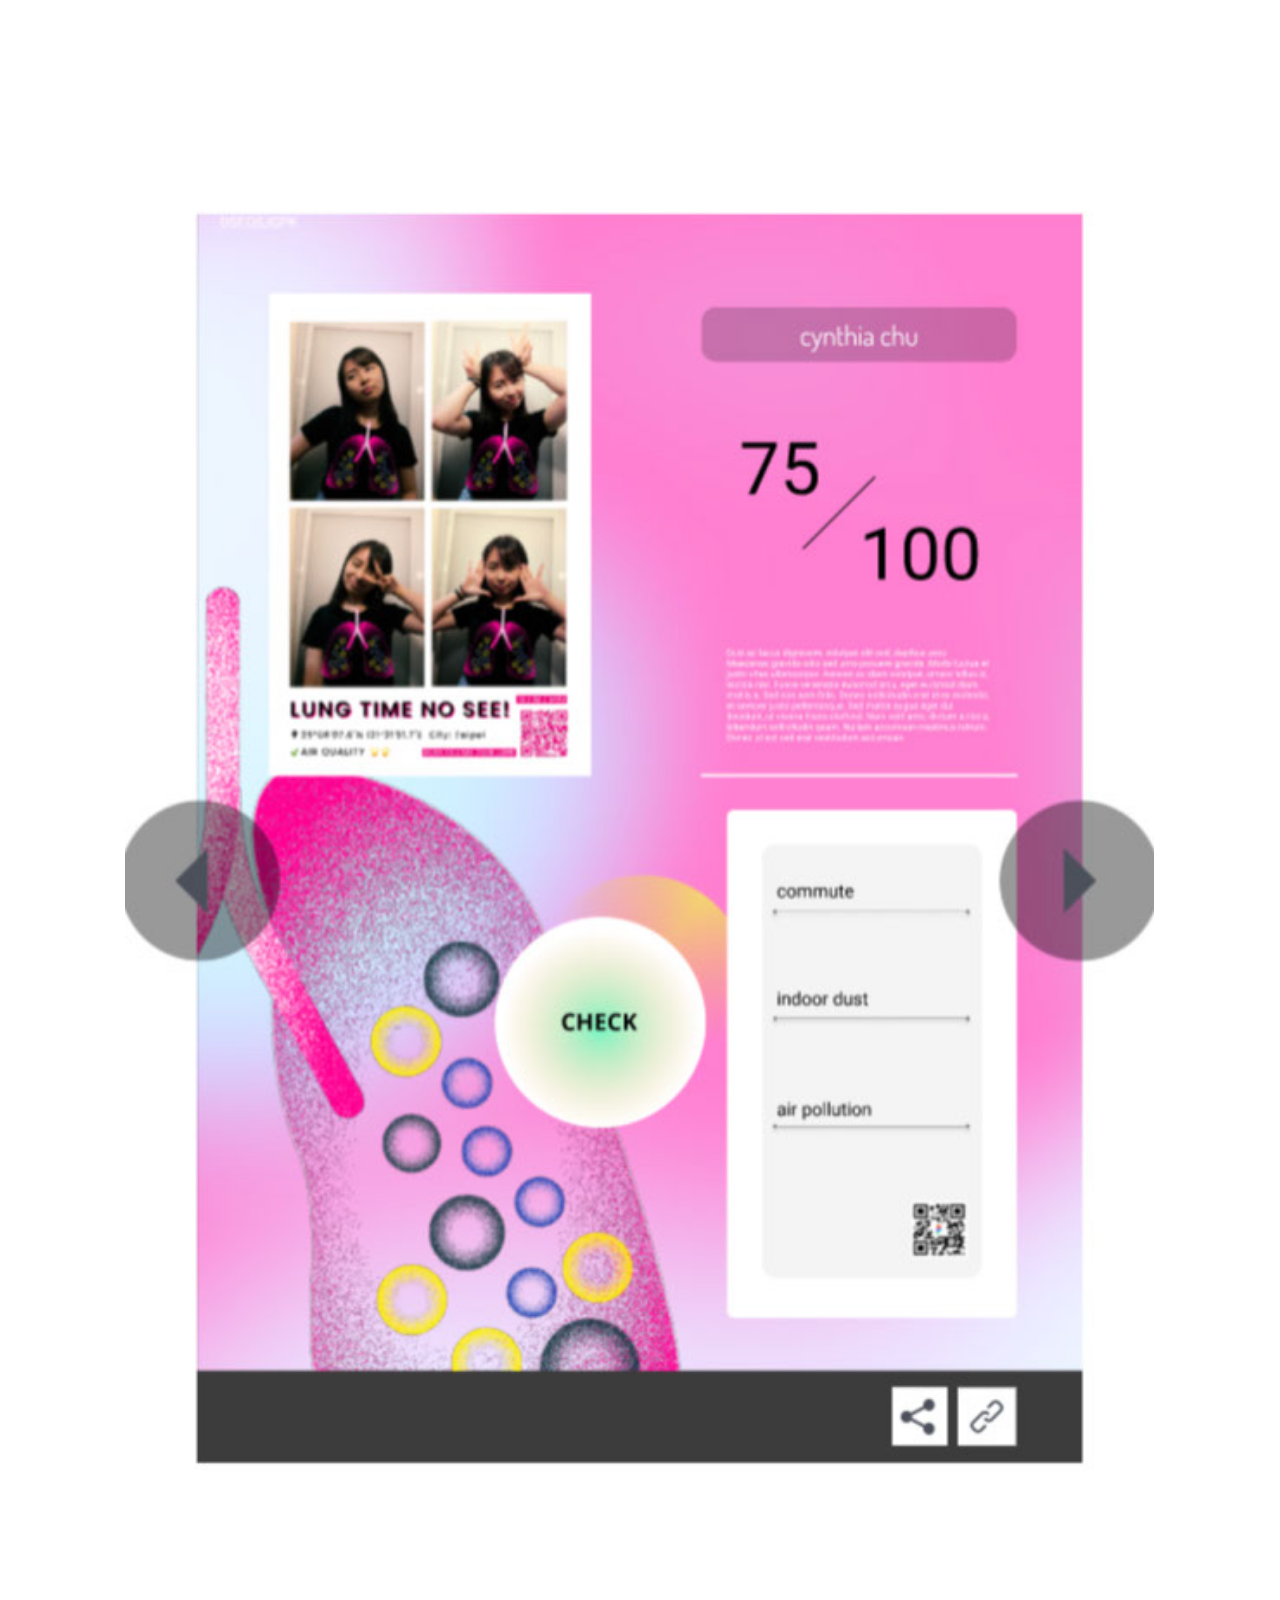
<file: 2/index.html>
<!DOCTYPE html>
<html class="nojs html css_verticalspacer" lang="zh-TW">
 <head>

  <meta http-equiv="Content-type" content="text/html;charset=UTF-8"/>
  <meta name="generator" content="2018.1.0.386"/>
  
  <script type="text/javascript">
   // Update the 'nojs'/'js' class on the html node
document.documentElement.className = document.documentElement.className.replace(/\bnojs\b/g, 'js');

// Check that all required assets are uploaded and up-to-date
if(typeof Muse == "undefined") window.Muse = {}; window.Muse.assets = {"required":["museutils.js", "museconfig.js", "jquery.watch.js", "require.js", "index.css"], "outOfDate":[]};
</script>
  
  <title>首頁</title>
  <!-- CSS -->
  <link rel="stylesheet" type="text/css" href="css/site_global.css?crc=444006867"/>
  <link rel="stylesheet" type="text/css" href="css/index.css?crc=13581349" id="pagesheet"/>
   </head>
 <body>

  <div class="clearfix" id="page"><!-- column -->
   <div class="clip_frame colelem" id="u200"><!-- image -->
    <img class="block" id="u200_img" src="images/2022-12-21.jpg?crc=4081334388" alt="" width="1029" height="1406"/>
   </div>
   <div class="verticalspacer" data-offset-top="1548" data-content-above-spacer="1548" data-content-below-spacer="61"></div>
  </div>
  <!-- Other scripts -->
  <script type="text/javascript">
   // Decide whether to suppress missing file error or not based on preference setting
var suppressMissingFileError = false
</script>
  <script type="text/javascript">
   window.Muse.assets.check=function(c){if(!window.Muse.assets.checked){window.Muse.assets.checked=!0;var b={},d=function(a,b){if(window.getComputedStyle){var c=window.getComputedStyle(a,null);return c&&c.getPropertyValue(b)||c&&c[b]||""}if(document.documentElement.currentStyle)return(c=a.currentStyle)&&c[b]||a.style&&a.style[b]||"";return""},a=function(a){if(a.match(/^rgb/))return a=a.replace(/\s+/g,"").match(/([\d\,]+)/gi)[0].split(","),(parseInt(a[0])<<16)+(parseInt(a[1])<<8)+parseInt(a[2]);if(a.match(/^\#/))return parseInt(a.substr(1),
16);return 0},f=function(f){for(var g=document.getElementsByTagName("link"),j=0;j<g.length;j++)if("text/css"==g[j].type){var l=(g[j].href||"").match(/\/?css\/([\w\-]+\.css)\?crc=(\d+)/);if(!l||!l[1]||!l[2])break;b[l[1]]=l[2]}g=document.createElement("div");g.className="version";g.style.cssText="display:none; width:1px; height:1px;";document.getElementsByTagName("body")[0].appendChild(g);for(j=0;j<Muse.assets.required.length;){var l=Muse.assets.required[j],k=l.match(/([\w\-\.]+)\.(\w+)$/),i=k&&k[1]?
k[1]:null,k=k&&k[2]?k[2]:null;switch(k.toLowerCase()){case "css":i=i.replace(/\W/gi,"_").replace(/^([^a-z])/gi,"_$1");g.className+=" "+i;i=a(d(g,"color"));k=a(d(g,"backgroundColor"));i!=0||k!=0?(Muse.assets.required.splice(j,1),"undefined"!=typeof b[l]&&(i!=b[l]>>>24||k!=(b[l]&16777215))&&Muse.assets.outOfDate.push(l)):j++;g.className="version";break;case "js":j++;break;default:throw Error("Unsupported file type: "+k);}}c?c().jquery!="1.8.3"&&Muse.assets.outOfDate.push("jquery-1.8.3.min.js"):Muse.assets.required.push("jquery-1.8.3.min.js");
g.parentNode.removeChild(g);if(Muse.assets.outOfDate.length||Muse.assets.required.length)g="伺服器上的某些檔案可能遺失或不正確。請清除瀏覽器快取後再試一次。若問題持續發生，請聯絡網站作者。",f&&Muse.assets.outOfDate.length&&(g+="\nOut of date: "+Muse.assets.outOfDate.join(",")),f&&Muse.assets.required.length&&(g+="\nMissing: "+Muse.assets.required.join(",")),suppressMissingFileError?(g+="\nUse SuppressMissingFileError key in AppPrefs.xml to show missing file error pop up.",console.log(g)):alert(g)};location&&location.search&&location.search.match&&location.search.match(/muse_debug/gi)?
setTimeout(function(){f(!0)},5E3):f()}};
var muse_init=function(){require.config({baseUrl:""});require(["jquery","museutils","whatinput","jquery.watch"],function(c){var $ = c;$(document).ready(function(){try{
window.Muse.assets.check($);/* body */
Muse.Utils.transformMarkupToFixBrowserProblemsPreInit();/* body */
Muse.Utils.detectScreenResolution();/* HiDPI screens */
Muse.Utils.prepHyperlinks(true);/* body */
Muse.Utils.makeButtonsVisibleAfterSettingMinWidth();/* body */
Muse.Utils.fullPage('#page');/* 100% height page */
Muse.Utils.showWidgetsWhenReady();/* body */
Muse.Utils.transformMarkupToFixBrowserProblems();/* body */
}catch(b){if(b&&"function"==typeof b.notify?b.notify():Muse.Assert.fail("Error calling selector function: "+b),false)throw b;}})})};

</script>
  <!-- RequireJS script -->
  <script src="scripts/require.js?crc=7928878" type="text/javascript" async data-main="scripts/museconfig.js?crc=4286661555" onload="if (requirejs) requirejs.onError = function(requireType, requireModule) { if (requireType && requireType.toString && requireType.toString().indexOf && 0 <= requireType.toString().indexOf('#scripterror')) window.Muse.assets.check(); }" onerror="window.Muse.assets.check();"></script>
   </body>
</html>
</file>
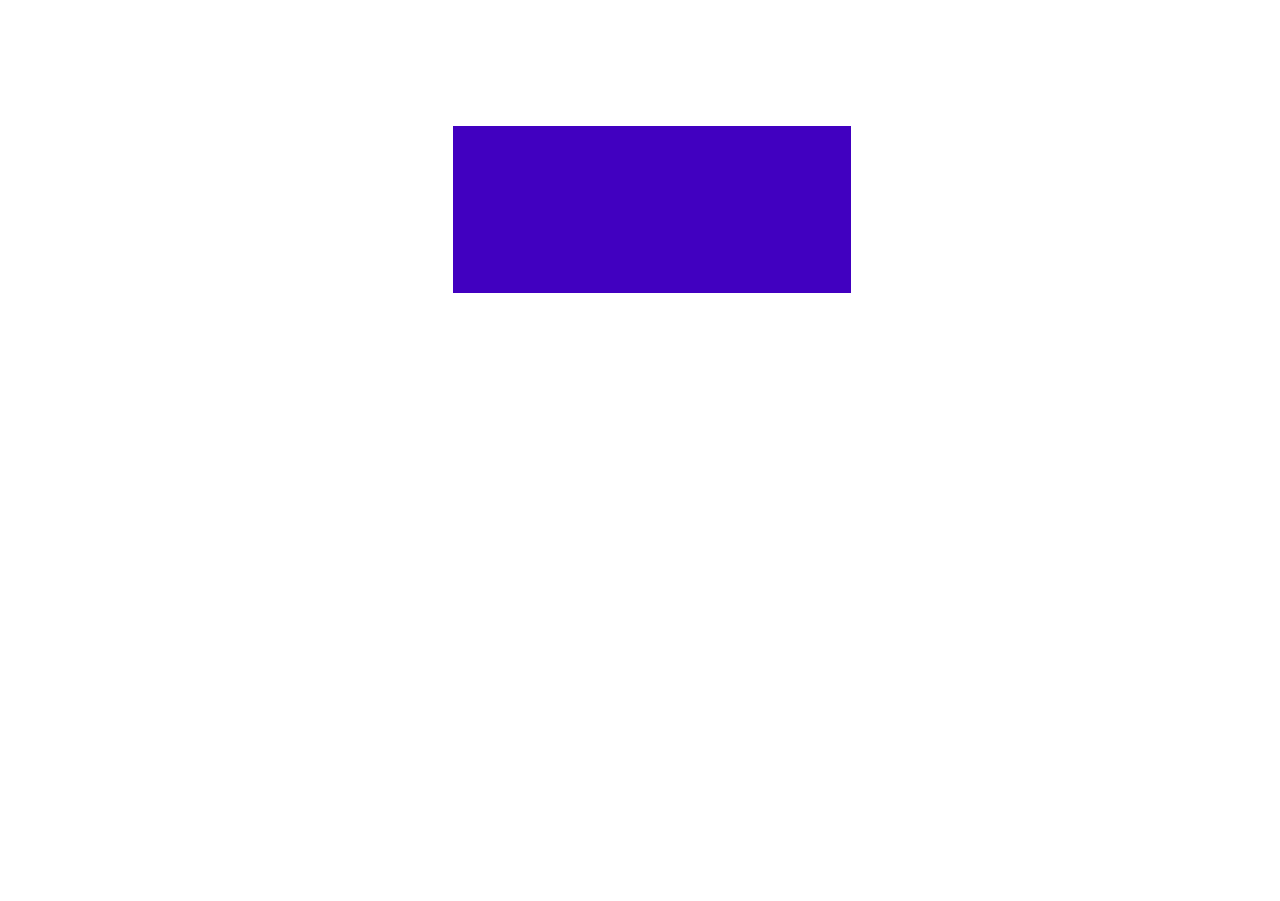
<file: 2.html>
<!DOCTYPE html>
<html class="nojs html css_verticalspacer" lang="zh-TW">
 <head>

  <meta http-equiv="Content-type" content="text/html;charset=UTF-8"/>
  <meta name="generator" content="2018.1.0.386"/>
  
  <script type="text/javascript">
   // Update the 'nojs'/'js' class on the html node
document.documentElement.className = document.documentElement.className.replace(/\bnojs\b/g, 'js');

// Check that all required assets are uploaded and up-to-date
if(typeof Muse == "undefined") window.Muse = {}; window.Muse.assets = {"required":["museutils.js", "museconfig.js", "jquery.watch.js", "require.js", "2.css"], "outOfDate":[]};
</script>
  
  <title>2</title>
  <!-- CSS -->
  <link rel="stylesheet" type="text/css" href="css/site_global.css?crc=444006867"/>
  <link rel="stylesheet" type="text/css" href="css/2.css?crc=4271249695" id="pagesheet"/>
   </head>
 <body>

  <div class="clearfix" id="page"><!-- column -->
   <div class="colelem" id="u178"><!-- simple frame --></div>
   <div class="verticalspacer" data-offset-top="293" data-content-above-spacer="293" data-content-below-spacer="206"></div>
  </div>
  <!-- Other scripts -->
  <script type="text/javascript">
   // Decide whether to suppress missing file error or not based on preference setting
var suppressMissingFileError = false
</script>
  <script type="text/javascript">
   window.Muse.assets.check=function(c){if(!window.Muse.assets.checked){window.Muse.assets.checked=!0;var b={},d=function(a,b){if(window.getComputedStyle){var c=window.getComputedStyle(a,null);return c&&c.getPropertyValue(b)||c&&c[b]||""}if(document.documentElement.currentStyle)return(c=a.currentStyle)&&c[b]||a.style&&a.style[b]||"";return""},a=function(a){if(a.match(/^rgb/))return a=a.replace(/\s+/g,"").match(/([\d\,]+)/gi)[0].split(","),(parseInt(a[0])<<16)+(parseInt(a[1])<<8)+parseInt(a[2]);if(a.match(/^\#/))return parseInt(a.substr(1),
16);return 0},f=function(f){for(var g=document.getElementsByTagName("link"),j=0;j<g.length;j++)if("text/css"==g[j].type){var l=(g[j].href||"").match(/\/?css\/([\w\-]+\.css)\?crc=(\d+)/);if(!l||!l[1]||!l[2])break;b[l[1]]=l[2]}g=document.createElement("div");g.className="version";g.style.cssText="display:none; width:1px; height:1px;";document.getElementsByTagName("body")[0].appendChild(g);for(j=0;j<Muse.assets.required.length;){var l=Muse.assets.required[j],k=l.match(/([\w\-\.]+)\.(\w+)$/),i=k&&k[1]?
k[1]:null,k=k&&k[2]?k[2]:null;switch(k.toLowerCase()){case "css":i=i.replace(/\W/gi,"_").replace(/^([^a-z])/gi,"_$1");g.className+=" "+i;i=a(d(g,"color"));k=a(d(g,"backgroundColor"));i!=0||k!=0?(Muse.assets.required.splice(j,1),"undefined"!=typeof b[l]&&(i!=b[l]>>>24||k!=(b[l]&16777215))&&Muse.assets.outOfDate.push(l)):j++;g.className="version";break;case "js":j++;break;default:throw Error("Unsupported file type: "+k);}}c?c().jquery!="1.8.3"&&Muse.assets.outOfDate.push("jquery-1.8.3.min.js"):Muse.assets.required.push("jquery-1.8.3.min.js");
g.parentNode.removeChild(g);if(Muse.assets.outOfDate.length||Muse.assets.required.length)g="伺服器上的某些檔案可能遺失或不正確。請清除瀏覽器快取後再試一次。若問題持續發生，請聯絡網站作者。",f&&Muse.assets.outOfDate.length&&(g+="\nOut of date: "+Muse.assets.outOfDate.join(",")),f&&Muse.assets.required.length&&(g+="\nMissing: "+Muse.assets.required.join(",")),suppressMissingFileError?(g+="\nUse SuppressMissingFileError key in AppPrefs.xml to show missing file error pop up.",console.log(g)):alert(g)};location&&location.search&&location.search.match&&location.search.match(/muse_debug/gi)?
setTimeout(function(){f(!0)},5E3):f()}};
var muse_init=function(){require.config({baseUrl:""});require(["jquery","museutils","whatinput","jquery.watch"],function(c){var $ = c;$(document).ready(function(){try{
window.Muse.assets.check($);/* body */
Muse.Utils.transformMarkupToFixBrowserProblemsPreInit();/* body */
Muse.Utils.detectScreenResolution();/* HiDPI screens */
Muse.Utils.prepHyperlinks(true);/* body */
Muse.Utils.makeButtonsVisibleAfterSettingMinWidth();/* body */
Muse.Utils.fullPage('#page');/* 100% height page */
Muse.Utils.showWidgetsWhenReady();/* body */
Muse.Utils.transformMarkupToFixBrowserProblems();/* body */
}catch(b){if(b&&"function"==typeof b.notify?b.notify():Muse.Assert.fail("Error calling selector function: "+b),false)throw b;}})})};

</script>
  <!-- RequireJS script -->
  <script src="scripts/require.js?crc=7928878" type="text/javascript" async data-main="scripts/museconfig.js?crc=4286661555" onload="if (requirejs) requirejs.onError = function(requireType, requireModule) { if (requireType && requireType.toString && requireType.toString().indexOf && 0 <= requireType.toString().indexOf('#scripterror')) window.Muse.assets.check(); }" onerror="window.Muse.assets.check();"></script>
   </body>
</html>
</file>
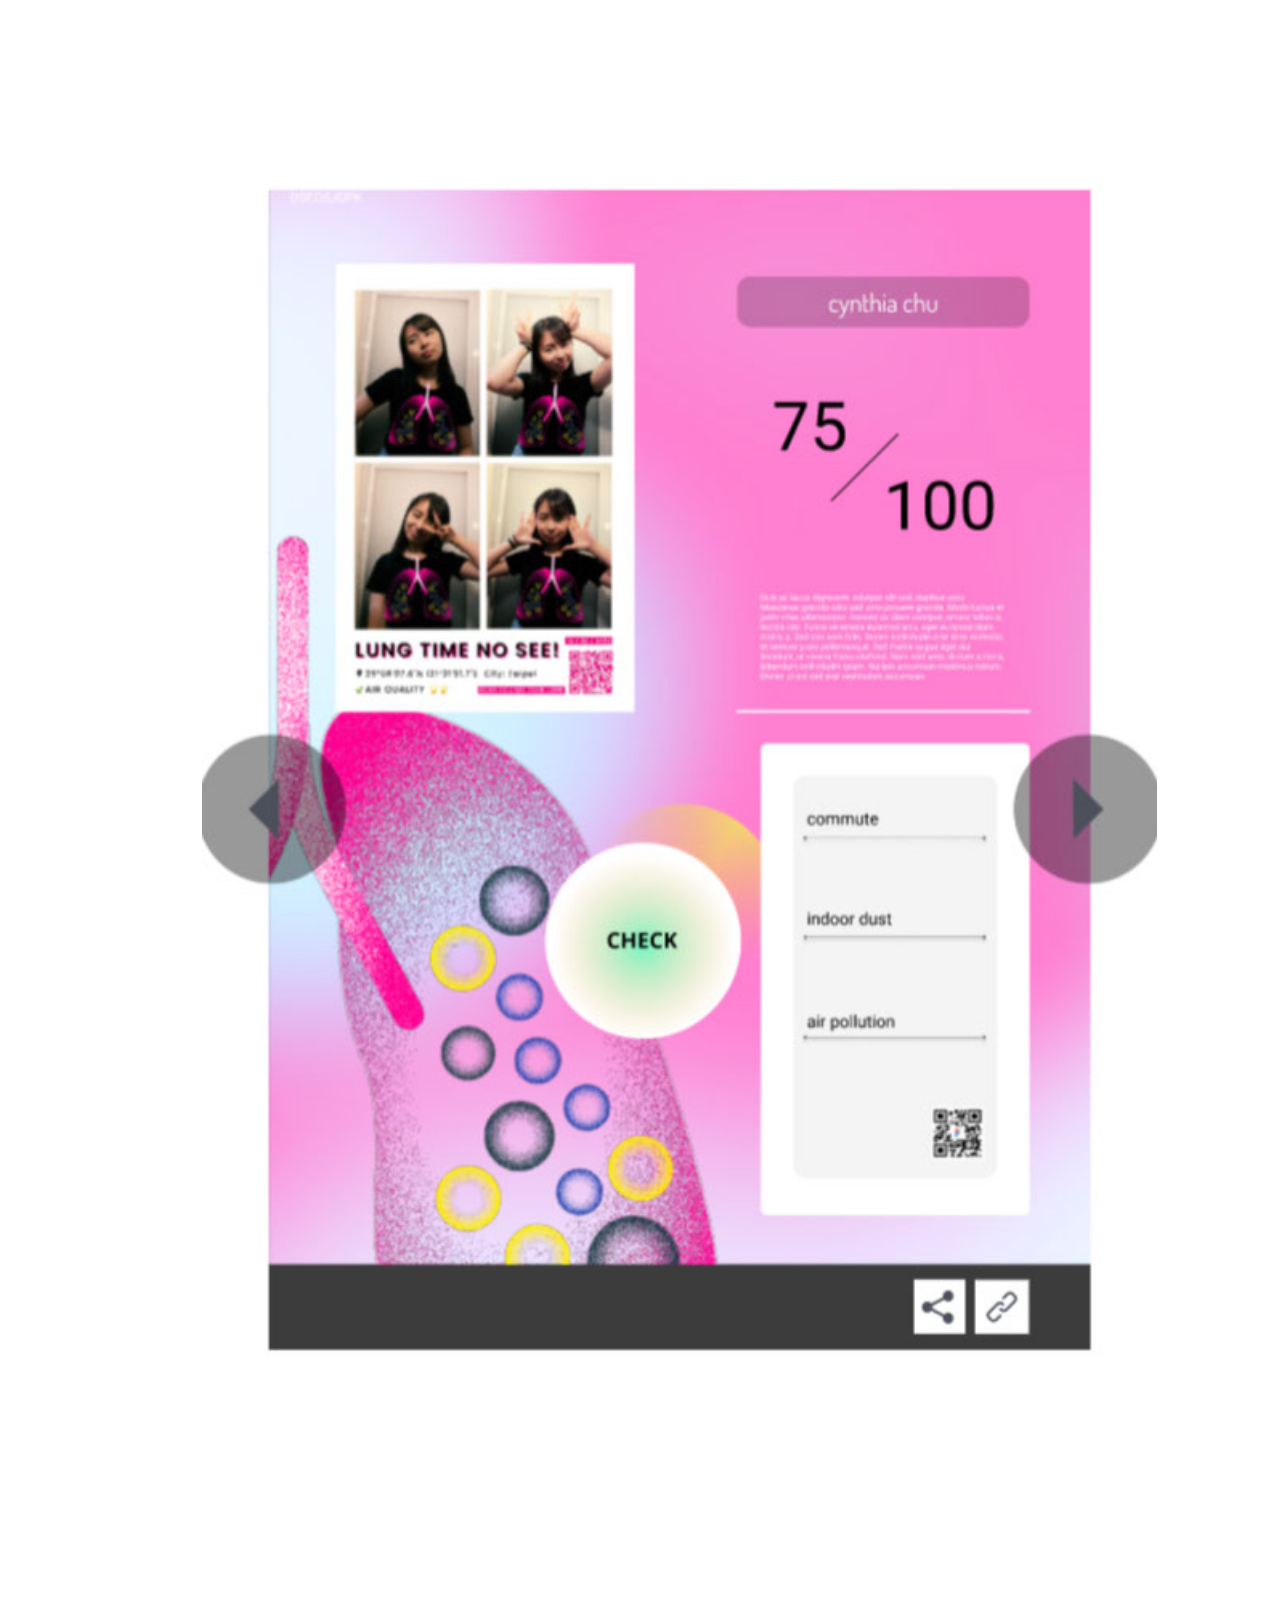
<file: 未命名-4.html>
<!DOCTYPE html>
<html class="nojs html css_verticalspacer" lang="zh-TW">
 <head>

  <meta http-equiv="Content-type" content="text/html;charset=UTF-8"/>
  <meta name="generator" content="2018.1.0.386"/>
  
  <script type="text/javascript">
   // Update the 'nojs'/'js' class on the html node
document.documentElement.className = document.documentElement.className.replace(/\bnojs\b/g, 'js');

// Check that all required assets are uploaded and up-to-date
if(typeof Muse == "undefined") window.Muse = {}; window.Muse.assets = {"required":["museutils.js", "museconfig.js", "jquery.watch.js", "require.js", "___-4.css"], "outOfDate":[]};
</script>
  
  <title>未命名 4</title>
  <!-- CSS -->
  <link rel="stylesheet" type="text/css" href="css/site_global.css?crc=444006867"/>
  <link rel="stylesheet" type="text/css" href="css/___-4.css?crc=165097753" id="pagesheet"/>
   </head>
 <body>

  <div class="clearfix" id="page"><!-- column -->
   <div class="clip_frame colelem" id="u210"><!-- image -->
    <img class="block" id="u210_img" src="images/2022-12-21.jpg?crc=4081334388" alt="" width="955" height="1306"/>
   </div>
   <div class="verticalspacer" data-offset-top="1429" data-content-above-spacer="1428" data-content-below-spacer="468"></div>
  </div>
  <!-- Other scripts -->
  <script type="text/javascript">
   // Decide whether to suppress missing file error or not based on preference setting
var suppressMissingFileError = false
</script>
  <script type="text/javascript">
   window.Muse.assets.check=function(c){if(!window.Muse.assets.checked){window.Muse.assets.checked=!0;var b={},d=function(a,b){if(window.getComputedStyle){var c=window.getComputedStyle(a,null);return c&&c.getPropertyValue(b)||c&&c[b]||""}if(document.documentElement.currentStyle)return(c=a.currentStyle)&&c[b]||a.style&&a.style[b]||"";return""},a=function(a){if(a.match(/^rgb/))return a=a.replace(/\s+/g,"").match(/([\d\,]+)/gi)[0].split(","),(parseInt(a[0])<<16)+(parseInt(a[1])<<8)+parseInt(a[2]);if(a.match(/^\#/))return parseInt(a.substr(1),
16);return 0},f=function(f){for(var g=document.getElementsByTagName("link"),j=0;j<g.length;j++)if("text/css"==g[j].type){var l=(g[j].href||"").match(/\/?css\/([\w\-]+\.css)\?crc=(\d+)/);if(!l||!l[1]||!l[2])break;b[l[1]]=l[2]}g=document.createElement("div");g.className="version";g.style.cssText="display:none; width:1px; height:1px;";document.getElementsByTagName("body")[0].appendChild(g);for(j=0;j<Muse.assets.required.length;){var l=Muse.assets.required[j],k=l.match(/([\w\-\.]+)\.(\w+)$/),i=k&&k[1]?
k[1]:null,k=k&&k[2]?k[2]:null;switch(k.toLowerCase()){case "css":i=i.replace(/\W/gi,"_").replace(/^([^a-z])/gi,"_$1");g.className+=" "+i;i=a(d(g,"color"));k=a(d(g,"backgroundColor"));i!=0||k!=0?(Muse.assets.required.splice(j,1),"undefined"!=typeof b[l]&&(i!=b[l]>>>24||k!=(b[l]&16777215))&&Muse.assets.outOfDate.push(l)):j++;g.className="version";break;case "js":j++;break;default:throw Error("Unsupported file type: "+k);}}c?c().jquery!="1.8.3"&&Muse.assets.outOfDate.push("jquery-1.8.3.min.js"):Muse.assets.required.push("jquery-1.8.3.min.js");
g.parentNode.removeChild(g);if(Muse.assets.outOfDate.length||Muse.assets.required.length)g="伺服器上的某些檔案可能遺失或不正確。請清除瀏覽器快取後再試一次。若問題持續發生，請聯絡網站作者。",f&&Muse.assets.outOfDate.length&&(g+="\nOut of date: "+Muse.assets.outOfDate.join(",")),f&&Muse.assets.required.length&&(g+="\nMissing: "+Muse.assets.required.join(",")),suppressMissingFileError?(g+="\nUse SuppressMissingFileError key in AppPrefs.xml to show missing file error pop up.",console.log(g)):alert(g)};location&&location.search&&location.search.match&&location.search.match(/muse_debug/gi)?
setTimeout(function(){f(!0)},5E3):f()}};
var muse_init=function(){require.config({baseUrl:""});require(["jquery","museutils","whatinput","jquery.watch"],function(c){var $ = c;$(document).ready(function(){try{
window.Muse.assets.check($);/* body */
Muse.Utils.transformMarkupToFixBrowserProblemsPreInit();/* body */
Muse.Utils.detectScreenResolution();/* HiDPI screens */
Muse.Utils.prepHyperlinks(true);/* body */
Muse.Utils.makeButtonsVisibleAfterSettingMinWidth();/* body */
Muse.Utils.fullPage('#page');/* 100% height page */
Muse.Utils.showWidgetsWhenReady();/* body */
Muse.Utils.transformMarkupToFixBrowserProblems();/* body */
}catch(b){if(b&&"function"==typeof b.notify?b.notify():Muse.Assert.fail("Error calling selector function: "+b),false)throw b;}})})};

</script>
  <!-- RequireJS script -->
  <script src="scripts/require.js?crc=7928878" type="text/javascript" async data-main="scripts/museconfig.js?crc=4286661555" onload="if (requirejs) requirejs.onError = function(requireType, requireModule) { if (requireType && requireType.toString && requireType.toString().indexOf && 0 <= requireType.toString().indexOf('#scripterror')) window.Muse.assets.check(); }" onerror="window.Muse.assets.check();"></script>
   </body>
</html>
</file>
<file: 2/css/site_global.css>
html{min-height:100%;min-width:100%;-ms-text-size-adjust:none;}body,div,dl,dt,dd,ul,ol,li,nav,h1,h2,h3,h4,h5,h6,pre,code,form,fieldset,legend,input,button,textarea,p,blockquote,th,td,a{margin:0px;padding:0px;border-width:0px;border-style:solid;border-color:transparent;-webkit-transform-origin:left top;-ms-transform-origin:left top;-o-transform-origin:left top;transform-origin:left top;background-repeat:no-repeat;}button.submit-btn{-moz-box-sizing:content-box;-webkit-box-sizing:content-box;box-sizing:content-box;}.transition{-webkit-transition-property:background-image,background-position,background-color,border-color,border-radius,color,font-size,font-style,font-weight,letter-spacing,line-height,text-align,box-shadow,text-shadow,opacity;transition-property:background-image,background-position,background-color,border-color,border-radius,color,font-size,font-style,font-weight,letter-spacing,line-height,text-align,box-shadow,text-shadow,opacity;}.transition *{-webkit-transition:inherit;transition:inherit;}table{border-collapse:collapse;border-spacing:0px;}fieldset,img{border:0px;border-style:solid;-webkit-transform-origin:left top;-ms-transform-origin:left top;-o-transform-origin:left top;transform-origin:left top;}address,caption,cite,code,dfn,em,strong,th,var,optgroup{font-style:inherit;font-weight:inherit;}del,ins{text-decoration:none;}li{list-style:none;}caption,th{text-align:left;}h1,h2,h3,h4,h5,h6{font-size:100%;font-weight:inherit;}input,button,textarea,select,optgroup,option{font-family:inherit;font-size:inherit;font-style:inherit;font-weight:inherit;}.form-grp input,.form-grp textarea{-webkit-appearance:none;-webkit-border-radius:0;}body{font-family:Arial, Helvetica Neue, Helvetica, sans-serif;text-align:left;font-size:14px;line-height:17px;word-wrap:break-word;text-rendering:optimizeLegibility;-moz-font-feature-settings:'liga';-ms-font-feature-settings:'liga';-webkit-font-feature-settings:'liga';font-feature-settings:'liga';}a:link{color:#0000FF;text-decoration:underline;}a:visited{color:#800080;text-decoration:underline;}a:hover{color:#0000FF;text-decoration:underline;}a:active{color:#EE0000;text-decoration:underline;}a.nontext{color:black;text-decoration:none;font-style:normal;font-weight:normal;}.normal_text{color:#000000;direction:ltr;font-family:Arial, Helvetica Neue, Helvetica, sans-serif;font-size:14px;font-style:normal;font-weight:normal;letter-spacing:0px;line-height:17px;text-align:left;text-decoration:none;text-indent:0px;text-transform:none;vertical-align:0px;padding:0px;}.list0 li:before{position:absolute;right:100%;letter-spacing:0px;text-decoration:none;font-weight:normal;font-style:normal;}.rtl-list li:before{right:auto;left:100%;}.nls-None > li:before,.nls-None .list3 > li:before,.nls-None .list6 > li:before{margin-right:6px;content:'•';}.nls-None .list1 > li:before,.nls-None .list4 > li:before,.nls-None .list7 > li:before{margin-right:6px;content:'○';}.nls-None,.nls-None .list1,.nls-None .list2,.nls-None .list3,.nls-None .list4,.nls-None .list5,.nls-None .list6,.nls-None .list7,.nls-None .list8{padding-left:34px;}.nls-None.rtl-list,.nls-None .list1.rtl-list,.nls-None .list2.rtl-list,.nls-None .list3.rtl-list,.nls-None .list4.rtl-list,.nls-None .list5.rtl-list,.nls-None .list6.rtl-list,.nls-None .list7.rtl-list,.nls-None .list8.rtl-list{padding-left:0px;padding-right:34px;}.nls-None .list2 > li:before,.nls-None .list5 > li:before,.nls-None .list8 > li:before{margin-right:6px;content:'-';}.nls-None.rtl-list > li:before,.nls-None .list1.rtl-list > li:before,.nls-None .list2.rtl-list > li:before,.nls-None .list3.rtl-list > li:before,.nls-None .list4.rtl-list > li:before,.nls-None .list5.rtl-list > li:before,.nls-None .list6.rtl-list > li:before,.nls-None .list7.rtl-list > li:before,.nls-None .list8.rtl-list > li:before{margin-right:0px;margin-left:6px;}.TabbedPanelsTab{white-space:nowrap;}.MenuBar .MenuBarView,.MenuBar .SubMenuView{display:block;list-style:none;}.MenuBar .SubMenu{display:none;position:absolute;}.NoWrap{white-space:nowrap;word-wrap:normal;}.rootelem{margin-left:auto;margin-right:auto;}.colelem{display:inline;float:left;clear:both;}.clearfix:after{content:"\0020";visibility:hidden;display:block;height:0px;clear:both;}*:first-child+html .clearfix{zoom:1;}.clip_frame{overflow:hidden;}.popup_anchor{position:relative;width:0px;height:0px;}.allow_click_through *{pointer-events:auto;}.popup_element{z-index:100000;}.svg{display:block;vertical-align:top;}span.wrap{content:'';clear:left;display:block;}span.actAsInlineDiv{display:inline-block;}.position_content,.excludeFromNormalFlow{float:left;}.preload_images{position:absolute;overflow:hidden;left:-9999px;top:-9999px;height:1px;width:1px;}.preload{height:1px;width:1px;}.animateStates{-webkit-transition:0.3s ease-in-out;-moz-transition:0.3s ease-in-out;-o-transition:0.3s ease-in-out;transition:0.3s ease-in-out;}[data-whatinput="mouse"] *:focus,[data-whatinput="touch"] *:focus,input:focus,textarea:focus{outline:none;}textarea{resize:none;overflow:auto;}.allow_click_through,.fld-prompt{pointer-events:none;}.wrapped-input{position:absolute;top:0px;left:0px;background:transparent;border:none;}.submit-btn{z-index:50000;cursor:pointer;}.anchor_item{width:22px;height:18px;}.MenuBar .SubMenuVisible,.MenuBarVertical .SubMenuVisible,.MenuBar .SubMenu .SubMenuVisible,.popup_element.Active,span.actAsPara,.actAsDiv,a.nonblock.nontext,img.block{display:block;}.widget_invisible,.js .invi,.js .mse_pre_init{visibility:hidden;}.ose_ei{visibility:hidden;z-index:0;}.no_vert_scroll{overflow-y:hidden;}.always_vert_scroll{overflow-y:scroll;}.always_horz_scroll{overflow-x:scroll;}.fullscreen{overflow:hidden;left:0px;top:0px;position:fixed;height:100%;width:100%;-moz-box-sizing:border-box;-webkit-box-sizing:border-box;-ms-box-sizing:border-box;box-sizing:border-box;}.fullwidth{position:absolute;}.borderbox{-moz-box-sizing:border-box;-webkit-box-sizing:border-box;-ms-box-sizing:border-box;box-sizing:border-box;}.scroll_wrapper{position:absolute;overflow:auto;left:0px;right:0px;top:0px;bottom:0px;padding-top:0px;padding-bottom:0px;margin-top:0px;margin-bottom:0px;}.browser_width > *{position:absolute;left:0px;right:0px;}.grpelem,.accordion_wrapper{display:inline;float:left;}.fld-checkbox input[type=checkbox],.fld-radiobutton input[type=radio]{position:absolute;overflow:hidden;clip:rect(0px, 0px, 0px, 0px);height:1px;width:1px;margin:-1px;padding:0px;border:0px;}.fld-checkbox input[type=checkbox] + label,.fld-radiobutton input[type=radio] + label{display:inline-block;background-repeat:no-repeat;cursor:pointer;float:left;width:100%;height:100%;}.pointer_cursor,.fld-recaptcha-mode,.fld-recaptcha-refresh,.fld-recaptcha-help{cursor:pointer;}p,h1,h2,h3,h4,h5,h6,ol,ul,span.actAsPara{max-height:1000000px;}.superscript{vertical-align:super;font-size:66%;line-height:0px;}.subscript{vertical-align:sub;font-size:66%;line-height:0px;}.horizontalSlideShow{-ms-touch-action:pan-y;touch-action:pan-y;}.verticalSlideShow{-ms-touch-action:pan-x;touch-action:pan-x;}.colelem100,.verticalspacer{clear:both;}.list0 li,.MenuBar .MenuItemContainer,.SlideShowContentPanel .fullscreen img,.css_verticalspacer .verticalspacer{position:relative;}.popup_element.Inactive,.js .disn,.js .an_invi,.hidden,.breakpoint{display:none;}#muse_css_mq{position:absolute;display:none;background-color:#FFFFFE;}.fluid_height_spacer{width:0.01px;}.muse_check_css{display:none;position:fixed;}@media screen and (-webkit-min-device-pixel-ratio:0){body{text-rendering:auto;}}
</file>
<file: 2/css/index.css>
.version.index{color:#000000;background-color:#CF3C25;}#page{z-index:1;width:1029px;min-height:296px;background-image:none;border-width:0px;border-color:#000000;background-color:transparent;margin-left:auto;margin-right:auto;padding:142px 126px 62px 125px;}#u200{z-index:2;width:1029px;background-color:transparent;position:relative;}.css_verticalspacer .verticalspacer{height:calc(100vh - 1609px);}#muse_css_mq,.html{background-color:#FFFFFF;}body{position:relative;min-width:1280px;}
</file>
<file: css/site_global.css>
html{min-height:100%;min-width:100%;-ms-text-size-adjust:none;}body,div,dl,dt,dd,ul,ol,li,nav,h1,h2,h3,h4,h5,h6,pre,code,form,fieldset,legend,input,button,textarea,p,blockquote,th,td,a{margin:0px;padding:0px;border-width:0px;border-style:solid;border-color:transparent;-webkit-transform-origin:left top;-ms-transform-origin:left top;-o-transform-origin:left top;transform-origin:left top;background-repeat:no-repeat;}button.submit-btn{-moz-box-sizing:content-box;-webkit-box-sizing:content-box;box-sizing:content-box;}.transition{-webkit-transition-property:background-image,background-position,background-color,border-color,border-radius,color,font-size,font-style,font-weight,letter-spacing,line-height,text-align,box-shadow,text-shadow,opacity;transition-property:background-image,background-position,background-color,border-color,border-radius,color,font-size,font-style,font-weight,letter-spacing,line-height,text-align,box-shadow,text-shadow,opacity;}.transition *{-webkit-transition:inherit;transition:inherit;}table{border-collapse:collapse;border-spacing:0px;}fieldset,img{border:0px;border-style:solid;-webkit-transform-origin:left top;-ms-transform-origin:left top;-o-transform-origin:left top;transform-origin:left top;}address,caption,cite,code,dfn,em,strong,th,var,optgroup{font-style:inherit;font-weight:inherit;}del,ins{text-decoration:none;}li{list-style:none;}caption,th{text-align:left;}h1,h2,h3,h4,h5,h6{font-size:100%;font-weight:inherit;}input,button,textarea,select,optgroup,option{font-family:inherit;font-size:inherit;font-style:inherit;font-weight:inherit;}.form-grp input,.form-grp textarea{-webkit-appearance:none;-webkit-border-radius:0;}body{font-family:Arial, Helvetica Neue, Helvetica, sans-serif;text-align:left;font-size:14px;line-height:17px;word-wrap:break-word;text-rendering:optimizeLegibility;-moz-font-feature-settings:'liga';-ms-font-feature-settings:'liga';-webkit-font-feature-settings:'liga';font-feature-settings:'liga';}a:link{color:#0000FF;text-decoration:underline;}a:visited{color:#800080;text-decoration:underline;}a:hover{color:#0000FF;text-decoration:underline;}a:active{color:#EE0000;text-decoration:underline;}a.nontext{color:black;text-decoration:none;font-style:normal;font-weight:normal;}.normal_text{color:#000000;direction:ltr;font-family:Arial, Helvetica Neue, Helvetica, sans-serif;font-size:14px;font-style:normal;font-weight:normal;letter-spacing:0px;line-height:17px;text-align:left;text-decoration:none;text-indent:0px;text-transform:none;vertical-align:0px;padding:0px;}.list0 li:before{position:absolute;right:100%;letter-spacing:0px;text-decoration:none;font-weight:normal;font-style:normal;}.rtl-list li:before{right:auto;left:100%;}.nls-None > li:before,.nls-None .list3 > li:before,.nls-None .list6 > li:before{margin-right:6px;content:'•';}.nls-None .list1 > li:before,.nls-None .list4 > li:before,.nls-None .list7 > li:before{margin-right:6px;content:'○';}.nls-None,.nls-None .list1,.nls-None .list2,.nls-None .list3,.nls-None .list4,.nls-None .list5,.nls-None .list6,.nls-None .list7,.nls-None .list8{padding-left:34px;}.nls-None.rtl-list,.nls-None .list1.rtl-list,.nls-None .list2.rtl-list,.nls-None .list3.rtl-list,.nls-None .list4.rtl-list,.nls-None .list5.rtl-list,.nls-None .list6.rtl-list,.nls-None .list7.rtl-list,.nls-None .list8.rtl-list{padding-left:0px;padding-right:34px;}.nls-None .list2 > li:before,.nls-None .list5 > li:before,.nls-None .list8 > li:before{margin-right:6px;content:'-';}.nls-None.rtl-list > li:before,.nls-None .list1.rtl-list > li:before,.nls-None .list2.rtl-list > li:before,.nls-None .list3.rtl-list > li:before,.nls-None .list4.rtl-list > li:before,.nls-None .list5.rtl-list > li:before,.nls-None .list6.rtl-list > li:before,.nls-None .list7.rtl-list > li:before,.nls-None .list8.rtl-list > li:before{margin-right:0px;margin-left:6px;}.TabbedPanelsTab{white-space:nowrap;}.MenuBar .MenuBarView,.MenuBar .SubMenuView{display:block;list-style:none;}.MenuBar .SubMenu{display:none;position:absolute;}.NoWrap{white-space:nowrap;word-wrap:normal;}.rootelem{margin-left:auto;margin-right:auto;}.colelem{display:inline;float:left;clear:both;}.clearfix:after{content:"\0020";visibility:hidden;display:block;height:0px;clear:both;}*:first-child+html .clearfix{zoom:1;}.clip_frame{overflow:hidden;}.popup_anchor{position:relative;width:0px;height:0px;}.allow_click_through *{pointer-events:auto;}.popup_element{z-index:100000;}.svg{display:block;vertical-align:top;}span.wrap{content:'';clear:left;display:block;}span.actAsInlineDiv{display:inline-block;}.position_content,.excludeFromNormalFlow{float:left;}.preload_images{position:absolute;overflow:hidden;left:-9999px;top:-9999px;height:1px;width:1px;}.preload{height:1px;width:1px;}.animateStates{-webkit-transition:0.3s ease-in-out;-moz-transition:0.3s ease-in-out;-o-transition:0.3s ease-in-out;transition:0.3s ease-in-out;}[data-whatinput="mouse"] *:focus,[data-whatinput="touch"] *:focus,input:focus,textarea:focus{outline:none;}textarea{resize:none;overflow:auto;}.allow_click_through,.fld-prompt{pointer-events:none;}.wrapped-input{position:absolute;top:0px;left:0px;background:transparent;border:none;}.submit-btn{z-index:50000;cursor:pointer;}.anchor_item{width:22px;height:18px;}.MenuBar .SubMenuVisible,.MenuBarVertical .SubMenuVisible,.MenuBar .SubMenu .SubMenuVisible,.popup_element.Active,span.actAsPara,.actAsDiv,a.nonblock.nontext,img.block{display:block;}.widget_invisible,.js .invi,.js .mse_pre_init{visibility:hidden;}.ose_ei{visibility:hidden;z-index:0;}.no_vert_scroll{overflow-y:hidden;}.always_vert_scroll{overflow-y:scroll;}.always_horz_scroll{overflow-x:scroll;}.fullscreen{overflow:hidden;left:0px;top:0px;position:fixed;height:100%;width:100%;-moz-box-sizing:border-box;-webkit-box-sizing:border-box;-ms-box-sizing:border-box;box-sizing:border-box;}.fullwidth{position:absolute;}.borderbox{-moz-box-sizing:border-box;-webkit-box-sizing:border-box;-ms-box-sizing:border-box;box-sizing:border-box;}.scroll_wrapper{position:absolute;overflow:auto;left:0px;right:0px;top:0px;bottom:0px;padding-top:0px;padding-bottom:0px;margin-top:0px;margin-bottom:0px;}.browser_width > *{position:absolute;left:0px;right:0px;}.grpelem,.accordion_wrapper{display:inline;float:left;}.fld-checkbox input[type=checkbox],.fld-radiobutton input[type=radio]{position:absolute;overflow:hidden;clip:rect(0px, 0px, 0px, 0px);height:1px;width:1px;margin:-1px;padding:0px;border:0px;}.fld-checkbox input[type=checkbox] + label,.fld-radiobutton input[type=radio] + label{display:inline-block;background-repeat:no-repeat;cursor:pointer;float:left;width:100%;height:100%;}.pointer_cursor,.fld-recaptcha-mode,.fld-recaptcha-refresh,.fld-recaptcha-help{cursor:pointer;}p,h1,h2,h3,h4,h5,h6,ol,ul,span.actAsPara{max-height:1000000px;}.superscript{vertical-align:super;font-size:66%;line-height:0px;}.subscript{vertical-align:sub;font-size:66%;line-height:0px;}.horizontalSlideShow{-ms-touch-action:pan-y;touch-action:pan-y;}.verticalSlideShow{-ms-touch-action:pan-x;touch-action:pan-x;}.colelem100,.verticalspacer{clear:both;}.list0 li,.MenuBar .MenuItemContainer,.SlideShowContentPanel .fullscreen img,.css_verticalspacer .verticalspacer{position:relative;}.popup_element.Inactive,.js .disn,.js .an_invi,.hidden,.breakpoint{display:none;}#muse_css_mq{position:absolute;display:none;background-color:#FFFFFE;}.fluid_height_spacer{width:0.01px;}.muse_check_css{display:none;position:fixed;}@media screen and (-webkit-min-device-pixel-ratio:0){body{text-rendering:auto;}}
</file>
<file: css/2.css>
.version._2{color:#0000FE;background-color:#96191F;}#page{z-index:1;width:398px;min-height:167px;background-image:none;border-width:0px;border-color:#000000;background-color:transparent;margin-left:auto;margin-right:auto;padding:126px 429px 207px 453px;}#u178{z-index:2;width:398px;height:167px;background-color:#4100C0;position:relative;}.css_verticalspacer .verticalspacer{height:calc(100vh - 499px);}#muse_css_mq,.html{background-color:#FFFFFF;}body{position:relative;min-width:1280px;}
</file>
<file: css/___-4.css>
.version._____4{color:#000009;background-color:#D73119;}#page{z-index:1;width:955px;min-height:314.8748019017421px;background-image:none;border-width:0px;border-color:#000000;background-color:transparent;margin-left:auto;margin-right:auto;padding:123px 123px 62.1251980982579px 202px;}#u210{z-index:2;width:955px;background-color:transparent;position:relative;}.css_verticalspacer .verticalspacer{height:calc(100vh - 1896px);}#muse_css_mq,.html{background-color:#FFFFFF;}body{position:relative;min-width:1280px;padding-bottom:407px;}
</file>
